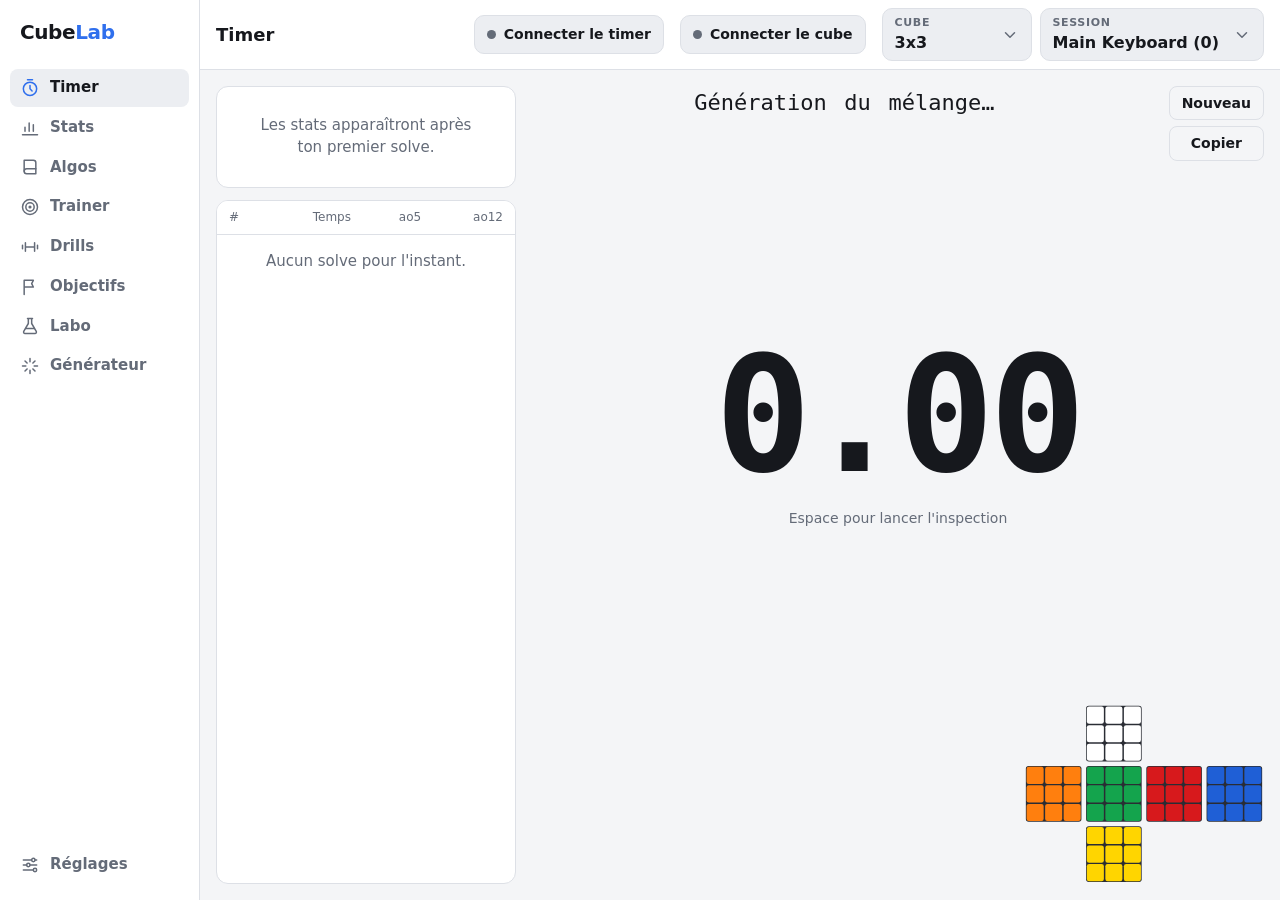
<file: index.html>
<!doctype html>
<html lang="fr">
<head>
<meta charset="utf-8">
<meta name="viewport" content="width=device-width, initial-scale=1">
<title>CubeLab</title>
<link rel="stylesheet" href="css/style.css?v=43">
</head>
<body>
<div class="app">
<nav class="sidebar" aria-label="Navigation">
  <div class="brand">Cube<span>Lab</span></div>
  <div class="nav-items">
    <button class="tab active" data-tab="timer" data-title="Timer" aria-current="page">
      <svg viewBox="0 0 24 24" aria-hidden="true"><circle cx="12" cy="13" r="8"/><path d="M12 9v4l2.5 2.5M9 2h6"/></svg>
      <span>Timer</span>
    </button>
    <button class="tab" data-tab="stats" data-title="Statistiques">
      <svg viewBox="0 0 24 24" aria-hidden="true"><path d="M3 20h18M6 16v-5M11 16V6M16 16v-8"/></svg>
      <span>Stats</span>
    </button>
    <button class="tab" data-tab="algos" data-title="Algos">
      <svg viewBox="0 0 24 24" aria-hidden="true"><path d="M5 4h11a3 3 0 0 1 3 3v13H8a3 3 0 0 1-3-3z"/><path d="M5 17a3 3 0 0 1 3-3h11"/></svg>
      <span>Algos</span>
    </button>
    <button class="tab" data-tab="trainer" data-title="Trainer">
      <svg viewBox="0 0 24 24" aria-hidden="true"><circle cx="12" cy="12" r="9"/><circle cx="12" cy="12" r="5"/><circle cx="12" cy="12" r="1"/></svg>
      <span>Trainer</span>
    </button>
    <button class="tab" data-tab="drills" data-title="Drills">
      <svg viewBox="0 0 24 24" aria-hidden="true"><path d="M3 10v4M6.5 7v10M17.5 7v10M21 10v4M6.5 12h11"/></svg>
      <span>Drills</span>
    </button>
    <button class="tab" data-tab="goals" data-title="Objectifs">
      <svg viewBox="0 0 24 24" aria-hidden="true"><path d="M5 21V4M5 4h11l-2 4 2 4H5"/></svg>
      <span>Objectifs</span>
    </button>
    <button class="tab" data-tab="lab" data-title="Labo d'algos">
      <svg viewBox="0 0 24 24" aria-hidden="true"><path d="M9 3h6M10 3v6L4.5 18.5A1.7 1.7 0 0 0 6 21h12a1.7 1.7 0 0 0 1.5-2.5L14 9V3"/><path d="M7 15h10"/></svg>
      <span>Labo</span>
    </button>
    <button class="tab" data-tab="gen" data-title="Générateur d'algos">
      <svg viewBox="0 0 24 24" aria-hidden="true"><path d="M12 3v4M12 17v4M3 12h4M17 12h4M6 6l2.5 2.5M15.5 15.5 18 18M6 18l2.5-2.5M15.5 8.5 18 6"/></svg>
      <span data-short="Génér.">Générateur</span>
    </button>
  </div>
  <button id="settings-btn" class="tab nav-settings">
    <svg viewBox="0 0 24 24" aria-hidden="true"><path d="M4 6h10M18 6h2M4 12h4M12 12h8M4 18h12"/><circle cx="16" cy="6" r="2"/><circle cx="10" cy="12" r="2"/><circle cx="18" cy="18" r="2"/></svg>
    <span>Réglages</span>
  </button>
</nav>

<div class="main-col">
<header class="topbar">
  <h1 id="page-title">Timer</h1>
  <button type="button" id="device-btn" class="device-btn">
    <span class="device-dot"></span><span id="device-label">Connecter le timer</span>
  </button>
  <button type="button" id="cube-btn" class="device-btn">
    <span class="device-dot"></span><span id="cube-label">Connecter le cube</span>
  </button>
  <div class="selectors">
    <div id="puzzle"></div>
    <div id="session"></div>
  </div>
</header>

<main>
  <section id="view-timer" class="view active">
    <aside class="side">
      <div id="stats" class="card stats"></div>
      <div class="card solves">
        <table>
          <thead><tr><th>#</th><th>Temps</th><th>ao5</th><th>ao12</th></tr></thead>
          <tbody id="solves-body"></tbody>
        </table>
        <p id="solves-empty" class="empty">Aucun solve pour l'instant.</p>
      </div>
    </aside>

    <div class="stage">
      <div class="scramble-bar">
        <div id="scramble" class="scramble"></div>
        <div class="scramble-actions">
          <button id="new-scramble" class="btn ghost">Nouveau</button>
          <button id="copy-scramble" class="btn ghost">Copier</button>
        </div>
      </div>

      <div id="timer-zone" class="timer-zone">
        <div id="timer" class="timer">0.00</div>
        <div id="timer-hint" class="hint"></div>
        <div id="last-splits" class="splits-line"></div>
      </div>

      <div id="last-actions" class="last-actions" hidden>
        <button class="btn" data-pen="">OK</button>
        <button class="btn" data-pen="+2">+2</button>
        <button class="btn" data-pen="DNF">DNF</button>
        <button class="btn danger" data-del>Supprimer</button>
      </div>

      <div id="preview" class="preview"></div>
      <div id="smart-bar" class="smart-bar" hidden>
        <button type="button" class="btn ghost" id="smart-sync" title="À utiliser si le cube affiché ne correspond plus au vrai cube">Le cube est résolu</button>
      </div>
    </div>
  </section>

  <section id="view-lab" class="view">
    <div class="lab">
      <div class="card lab-input">
        <label for="alg-input">Algorithme</label>
        <textarea id="alg-input" rows="3" spellcheck="false" placeholder="ex : R U R' U'   ·   [R, U]   ·   [F: (R U R' U')2]   ·   r U R' U'"></textarea>
        <div class="segmented" role="radiogroup">
          <label><input type="radio" name="lab-mode" value="result" checked> Résultat de l'algo</label>
          <label><input type="radio" name="lab-mode" value="case"> Cas que l'algo résout</label>
        </div>
        <p id="lab-error" class="error" hidden></p>
      </div>
      <div class="lab-grid">
        <div id="lab-net" class="card lab-net"></div>
        <div class="card lab-info">
          <div id="lab-info"></div>
          <div class="row-btns lab-actions">
            <button id="lab-solve" class="btn">Résoudre ce cube</button>
            <button id="lab-to-gen" class="btn">Chercher des algos pour ce cas</button>
          </div>
          <div id="lab-solution" class="lab-solution" hidden></div>
        </div>
      </div>
    </div>
  </section>

  <section id="view-gen" class="view">
    <div class="lab">
      <div class="card lab-input">
        <label for="gen-input">Cas à résoudre</label>
        <textarea id="gen-input" rows="2" spellcheck="false" placeholder="Colle un algo connu pour ce cas (ex : T-perm) ou un setup qui le crée"></textarea>
        <div class="segmented" role="radiogroup">
          <label><input type="radio" name="gen-mode" value="alg" checked> C'est un algo qui résout le cas</label>
          <label><input type="radio" name="gen-mode" value="setup"> C'est un setup qui crée le cas</label>
        </div>
        <div class="gen-options">
          <label class="stack">Ce qui doit être résolu
            <select id="gen-mask">
              <option value="full">Cube entier (PLL, ZBLL, 1LLL…)</option>
              <option value="oll">Orientation de la dernière couche (OLL)</option>
              <option value="f2l">Deux premières couches (F2L)</option>
            </select>
          </label>
          <fieldset class="gen-moves">
            <legend>Mouvements autorisés</legend>
            <div id="gen-bases" class="chips"></div>
          </fieldset>
          <label class="stack">Longueur max
            <input type="number" id="gen-max" min="1" max="20" value="14">
          </label>
          <div class="stack gen-auf">
            <label><input type="checkbox" id="gen-preauf" checked> AUF avant (gratuit)</label>
            <label><input type="checkbox" id="gen-postauf" checked> AUF après (gratuit)</label>
          </div>
        </div>
        <div class="row-btns">
          <button id="gen-run" class="btn primary">Générer</button>
          <button id="gen-stop" class="btn" disabled>Arrêter</button>
          <span id="gen-status" class="muted gen-status"></span>
        </div>
        <p id="gen-error" class="error" hidden></p>
      </div>
      <div class="gen-grid">
        <div id="gen-net" class="card lab-net"></div>
        <div class="card gen-results">
          <div class="gen-results-head">
            <strong id="gen-count">Résultats</strong>
            <label class="muted">Trier par
              <select id="gen-sort">
                <option value="len">Longueur</option>
                <option value="score">Facilité estimée</option>
              </select>
            </label>
          </div>
          <table>
            <thead><tr><th>Algo</th><th title="Mouvements (STM)">Mvts</th><th title="Half Turn Metric">HTM</th><th title="Plus bas = plus agréable (estimation : R/U faciles, B/L moins)">Facilité</th><th></th></tr></thead>
            <tbody id="gen-body"></tbody>
          </table>
          <p id="gen-empty" class="empty">Lance une génération pour voir les algos.</p>
        </div>
      </div>
    </div>
  </section>

  <section id="view-stats" class="view">
    <div class="stats-page">
      <div id="sv-tabs" class="seg sv-tabs" role="tablist" aria-label="Catégorie de stats">
        <button type="button" role="tab" data-cat="session">Session</button>
        <button type="button" role="tab" data-cat="sessions">Sessions</button>
        <button type="button" role="tab" data-cat="algos">Algos</button>
      </div>
      <div id="stats-view"></div>
    </div>
  </section>
  <section id="view-algos" class="view">
    <div class="algos">
      <div class="card algos-head">
        <div id="algos-puzzle"></div>
        <div id="algos-set"></div>
        <button id="train-btn" class="btn primary train-btn">S'entraîner</button>
      </div>
      <div id="train-bar" class="card train-bar" hidden>
        <div class="train-row">
          <span class="muted">Sélection</span>
          <div class="row-btns">
            <button type="button" class="btn" id="train-all">Tout</button>
            <button type="button" class="btn" id="train-none">Aucun</button>
          </div>
        </div>
        <div class="train-row">
          <span class="muted">Par état</span>
          <div class="row-btns" id="train-status"></div>
        </div>
        <div class="train-row">
          <div id="train-scramble"></div>
          <div id="train-dist"></div>
          <div id="train-check"></div>
          <div id="train-auf"></div>
        </div>
        <div class="train-row train-f2l" hidden>
          <span class="muted">Slots</span>
          <div class="chips" id="train-slots"></div>
          <div id="train-variants"></div>
        </div>
      </div>
      <div id="algos-list" class="algos-list"></div>
      <div id="train-foot" class="card train-foot" hidden>
        <strong id="train-count"></strong>
        <button type="button" class="btn" id="train-cancel">Annuler</button>
        <button type="button" class="btn primary" id="train-start">Lancer</button>
      </div>
    </div>
  </section>
  <section id="view-drills" class="view">
    <aside class="side dr-side">
      <div class="card dr-options">
        <div id="dr-drill"></div>
        <div class="dr-opts" data-drill="bldcross">
          <div class="dr-row">
            <span class="muted">Paires à prévoir</span>
            <div id="dr-pairs" class="seg" role="tablist" aria-label="Paires à prévoir"></div>
          </div>
          <div class="dr-row">
            <span class="muted">Difficulté de la cross</span>
            <div id="dr-diff" class="seg dr-levels" role="tablist" aria-label="Difficulté de la cross"></div>
            <span id="dr-diff-title" class="muted dr-level-title"></span>
          </div>
        </div>
        <div class="dr-opts" data-drill="xsolve" hidden>
          <p class="muted dr-level-title">Regarde le cube sans le toucher, puis tourne les yeux fermés ; recommence jusqu'à ce qu'il soit résolu. Le score est le nombre de regards : moins il y en a, meilleur est ton lookahead.</p>
        </div>
        <div class="dr-opts" data-drill="slow" hidden>
          <div class="dr-row">
            <span class="muted">Métronome (mouvements / s)</span>
            <div id="dr-pace" class="seg dr-levels" role="tablist" aria-label="Métronome"></div>
            <span class="muted dr-level-title">Tourne au rythme du clic, sans t'arrêter : regarde la suite pendant que tu tournes.</span>
          </div>
        </div>
      </div>
      <div id="dr-stats" class="card dr-stats"></div>
      <div class="card solves dr-history">
        <table>
          <thead id="dr-head"></thead>
          <tbody id="dr-body"></tbody>
        </table>
        <p id="dr-empty" class="empty">Aucun essai pour l'instant.</p>
      </div>
    </aside>
    <div class="stage">
      <div class="scramble-bar">
        <div id="dr-scramble" class="scramble"></div>
        <div class="scramble-actions">
          <button type="button" id="dr-new" class="btn ghost">Nouveau</button>
        </div>
      </div>
      <div id="dr-zone" class="timer-zone">
        <div id="dr-phase" class="dr-phase"></div>
        <div id="dr-timer" class="timer">0.00</div>
        <div id="dr-hint" class="hint"></div>
        <div id="dr-result" class="dr-result" hidden></div>
      </div>
    </div>
  </section>

  <section id="view-goals" class="view">
    <div class="goals-page">
      <section class="card goals-card">
        <div class="chart-head">
          <h2>Objectifs</h2>
          <button type="button" id="goal-add-btn" class="btn primary">+ Nouvel objectif</button>
        </div>
        <form id="goal-form" class="goal-form" hidden>
          <div id="goal-metric"></div>
          <div class="goal-field" data-need="session"><span class="muted">Session</span><div id="goal-session"></div></div>
          <div class="goal-field" data-need="n"><span class="muted">Moyenne</span><div class="chips" id="goal-n"></div></div>
          <div class="goal-field" data-need="phase"><span class="muted">Étape</span><div class="chips" id="goal-phase"></div></div>
          <div class="goal-field" data-need="set"><span class="muted">Ensemble</span><div class="chips" id="goal-set"></div></div>
          <div class="goal-field" data-need="pairs"><span class="muted">Paires</span><div class="chips" id="goal-pairs"></div></div>
          <div class="goal-row">
            <label class="stack">Cible <input type="text" name="target" autocomplete="off" required></label>
            <label class="stack">Échéance <input type="date" name="deadline" required></label>
          </div>
          <label class="stack">Intitulé (facultatif) <input type="text" name="title" maxlength="60" autocomplete="off"></label>
          <p id="goal-error" class="error" hidden></p>
          <div class="row-btns">
            <button type="button" class="btn" id="goal-cancel">Annuler</button>
            <button type="submit" class="btn primary">Créer l'objectif</button>
          </div>
        </form>
        <div id="goals-list" class="goals-list"></div>
      </section>
      <section class="card cal-card">
        <div class="cal-head">
          <button type="button" id="cal-prev" class="btn ghost" aria-label="Mois précédent">‹</button>
          <h2 id="cal-title"></h2>
          <button type="button" id="cal-next" class="btn ghost" aria-label="Mois suivant">›</button>
          <button type="button" id="cal-today" class="btn ghost">Aujourd'hui</button>
        </div>
        <div id="cal-grid" class="cal-grid"></div>
        <div id="cal-day" class="cal-day"></div>
      </section>
    </div>
  </section>

  <section id="view-trainer" class="view">
    <div id="tr-empty" class="placeholder">
      <h2>Trainer</h2>
      <p>Aucun algo sélectionné. Dans l'onglet Algos, appuie sur S'entraîner et choisis les cas à travailler.</p>
      <p><button type="button" class="btn primary" id="tr-choose">Choisir des algos</button></p>
    </div>
    <aside class="side tr-side">
      <div class="card tr-info">
        <div id="tr-summary"></div>
        <div class="row-btns tr-info-btns">
          <button type="button" class="btn" id="tr-edit">Modifier</button>
          <button type="button" class="btn danger" id="tr-quit">Quitter</button>
        </div>
      </div>
      <div class="card solves tr-stats">
        <table>
          <thead><tr><th>Cas</th><th>n</th><th title="Moyenne">Moy.</th><th title="Médiane">Méd.</th><th title="Meilleur">Min</th><th title="Pire">Max</th></tr></thead>
          <tbody id="tr-stats-body"></tbody>
        </table>
      </div>
    </aside>
    <div class="stage tr-stage">
      <div class="scramble-bar">
        <div id="tr-scramble" class="scramble"></div>
        <div class="scramble-actions">
          <button type="button" id="tr-skip" class="btn ghost">Passer</button>
        </div>
      </div>
      <div id="tr-preview" class="tr-preview" hidden></div>
      <div id="tr-timer-zone" class="timer-zone">
        <div id="tr-timer" class="timer">0.00</div>
        <div id="tr-hint" class="hint"></div>
      </div>
      <div id="tr-last" class="card tr-last" hidden></div>
    </div>
  </section>
</main>
</div>
</div>

<dialog id="settings-dialog">
  <form method="dialog" class="dialog-body">
    <h2>Réglages</h2>
    <fieldset>
      <legend>Timer</legend>
      <label class="row">Mélanges
        <select name="scrambleType">
          <option value="random-state">Random-state (WCA)</option>
          <option value="random-move">25 mouvements aléatoires</option>
        </select>
      </label>
      <label class="row"><input type="checkbox" name="inspection"> Inspection WCA (15 s)</label>
      <label class="row"><input type="checkbox" name="voice"> Annonces vocales à 8 s et 12 s</label>
      <label class="row">Maintien avant départ
        <select name="holdMs">
          <option value="0">Aucun</option>
          <option value="300">0,3 s</option>
          <option value="550">0,55 s (stackmat)</option>
        </select>
      </label>
      <label class="row">Précision
        <select name="precision">
          <option value="2">Centièmes</option>
          <option value="3">Millièmes</option>
        </select>
      </label>
      <label class="row">Affichage pendant le solve
        <select name="runningDisplay">
          <option value="full">Temps complet</option>
          <option value="seconds">Secondes seulement</option>
          <option value="hidden">Masqué</option>
        </select>
      </label>
    </fieldset>
    <fieldset>
      <legend>Session</legend>
      <div class="row-btns">
        <button type="button" class="btn" id="session-new">Nouvelle</button>
        <button type="button" class="btn" id="session-rename">Modifier</button>
        <button type="button" class="btn danger" id="session-delete">Supprimer</button>
      </div>
    </fieldset>
    <fieldset>
      <legend>Données</legend>
      <div class="row-btns">
        <button type="button" class="btn" id="export-btn">Exporter (JSON)</button>
        <button type="button" class="btn" id="import-btn">Importer</button>
        <input type="file" id="import-file" accept="application/json,.json" hidden>
      </div>
    </fieldset>
    <fieldset>
      <legend>Synchronisation entre appareils</legend>
      <div id="sync-off">
        <p class="muted sync-text">Garde les mêmes données sur tous tes appareils. Elles sont rangées dans un Gist <b>privé</b> de ton compte GitHub.
          <a href="https://github.com/settings/tokens/new?scopes=gist&amp;description=CubeLab" target="_blank" rel="noopener">Créer une clé GitHub</a> (case « gist » seulement), puis colle-la ici, sur chaque appareil.</p>
        <div class="sync-row">
          <input type="password" id="sync-token" placeholder="Clé GitHub (ghp_…)" autocomplete="off" spellcheck="false">
          <button type="button" class="btn primary" id="sync-enable">Activer</button>
        </div>
      </div>
      <div id="sync-on" hidden>
        <p id="sync-status" class="muted sync-text"></p>
        <div class="row-btns">
          <button type="button" class="btn" id="sync-now">Synchroniser maintenant</button>
          <button type="button" class="btn danger" id="sync-disable">Désactiver</button>
        </div>
      </div>
    </fieldset>
    <div class="dialog-actions"><button class="btn primary" value="close">Fermer</button></div>
  </form>
</dialog>

<dialog id="session-dialog">
  <form method="dialog" class="dialog-body">
    <h2 id="session-dialog-title">Nouvelle session</h2>
    <label class="stack">Nom<input type="text" name="name" maxlength="40" autocomplete="off"></label>
    <label class="row"><input type="checkbox" name="stats"> Afficher ses stats dans l'onglet Stats</label>
    <p id="session-main-note" class="muted" hidden>Session principale : toujours comptée dans les stats.</p>
    <div class="dialog-actions row-btns">
      <button class="btn" value="cancel" formnovalidate>Annuler</button>
      <button class="btn primary" value="save">Enregistrer</button>
    </div>
  </form>
</dialog>

<dialog id="solve-dialog">
  <form method="dialog" class="dialog-body">
    <h2 id="solve-title"></h2>
    <p id="solve-date" class="muted"></p>
    <div id="solve-splits" class="splits-line left"></div>
    <p id="solve-scramble" class="scramble small"></p>
    <div class="row-btns">
      <button type="button" class="btn" data-pen="">OK</button>
      <button type="button" class="btn" data-pen="+2">+2</button>
      <button type="button" class="btn" data-pen="DNF">DNF</button>
      <button type="button" class="btn danger" data-del>Supprimer</button>
    </div>
    <label class="stack">Commentaire<textarea id="solve-comment" rows="2"></textarea></label>
    <div class="dialog-actions"><button class="btn primary" value="close">Fermer</button></div>
  </form>
</dialog>

<script type="module" src="js/app.js?v=43"></script>
</body>
</html>
</file>
<file: css/style.css>
:root {
  --bg: #f4f5f7;
  --surface: #ffffff;
  --surface-2: #eceef2;
  --text: #16181d;
  --muted: #646b78;
  --border: #dde0e6;
  --accent: #2f6fed;
  --accent-text: #ffffff;
  --hold: #d93025;
  --ready: #188038;
  --inspect: #e37400;
  --danger: #c5221f;
  --net-bg: #2a2d34;
  --mono: ui-monospace, "SF Mono", "Cascadia Mono", Consolas, monospace;
  color-scheme: light;
}
@media (prefers-color-scheme: dark) {
  :root:not([data-theme="light"]) {
    --bg: #111317;
    --surface: #1a1d23;
    --surface-2: #242830;
    --text: #e8eaee;
    --muted: #9aa1ad;
    --border: #2e333c;
    --accent: #6c9bff;
    --accent-text: #0b1020;
    --hold: #ff6b5e;
    --ready: #4cd27a;
    --inspect: #ffa53d;
    --danger: #ff6b5e;
    --net-bg: #0b0c0f;
    color-scheme: dark;
  }
}
:root[data-theme="dark"] {
  --bg: #111317; --surface: #1a1d23; --surface-2: #242830; --text: #e8eaee; --muted: #9aa1ad;
  --border: #2e333c; --accent: #6c9bff; --accent-text: #0b1020; --hold: #ff6b5e; --ready: #4cd27a;
  --inspect: #ffa53d; --danger: #ff6b5e; --net-bg: #0b0c0f; color-scheme: dark;
}

* { box-sizing: border-box; }
html, body { height: 100%; }
body {
  margin: 0;
  background: var(--bg);
  color: var(--text);
  font: 15px/1.45 system-ui, -apple-system, "Segoe UI", Roboto, sans-serif;
}

/* ---------- Structure : barre latérale + colonne principale ---------- */
.app { display: flex; height: 100%; }
.main-col { flex: 1; min-width: 0; display: flex; flex-direction: column; }

.sidebar {
  width: 200px; flex-shrink: 0; display: flex; flex-direction: column; gap: 4px;
  padding: 16px 10px; background: var(--surface); border-right: 1px solid var(--border);
}
.brand { font-weight: 700; font-size: 20px; letter-spacing: -0.02em; padding: 2px 10px 18px; }
.brand span { color: var(--accent); }
.nav-items { display: flex; flex-direction: column; gap: 2px; }
.tab {
  display: flex; align-items: center; gap: 10px; width: 100%;
  border: 0; background: none; color: var(--muted); font: inherit; font-weight: 600; text-align: left;
  padding: 8px 10px; border-radius: 8px; cursor: pointer;
}
.tab svg {
  width: 20px; height: 20px; flex-shrink: 0;
  fill: none; stroke: currentColor; stroke-width: 1.8; stroke-linecap: round; stroke-linejoin: round;
}
.tab:hover { color: var(--text); background: var(--surface-2); }
.tab.active { background: var(--surface-2); color: var(--text); }
.tab.active svg { stroke: var(--accent); }
.tab .soon {
  margin-left: auto; font-style: normal; font-size: 11px; font-weight: 500;
  color: var(--muted); border: 1px solid var(--border); border-radius: 999px; padding: 0 6px;
}
.nav-settings { margin-top: auto; }

.topbar {
  display: flex; align-items: center; gap: 16px; flex-wrap: wrap;
  padding: 8px 16px; min-height: 56px; border-bottom: 1px solid var(--border); background: var(--surface);
}
.topbar h1 { margin: 0; font-size: 18px; font-weight: 700; }
.device-btn {
  margin-left: auto; display: inline-flex; align-items: center; gap: 8px; cursor: pointer;
  font: inherit; font-size: 14px; font-weight: 600; color: var(--text);
  background: var(--surface-2); border: 1px solid var(--border); border-radius: 10px; padding: 8px 12px;
}
.device-btn[hidden], .device-btn .short { display: none; }
.device-btn:hover { border-color: var(--muted); }
.device-dot { width: 9px; height: 9px; border-radius: 50%; background: var(--muted); }
.device-btn[data-status="connected"] .device-dot { background: var(--ready); }
.device-btn[data-status="connecting"] .device-dot { background: var(--inspect); }
.device-btn + .device-btn { margin-left: 0; }
.device-btn:not([hidden]) ~ .selectors { margin-left: 0; }
.smart-bar { align-self: flex-end; width: 240px; display: flex; flex-direction: column; align-items: center; gap: 6px; text-align: center; font-size: 14px; color: var(--muted); }
.smart-bar[hidden] { display: none; }
.smart-bar .btn { font-size: 13px; padding: 3px 10px; }
.preview.live { outline: 2px solid var(--ready); outline-offset: 6px; border-radius: 6px; }
body.solving .smart-bar { visibility: hidden; }
.selectors { margin-left: auto; display: flex; gap: 8px; align-items: center; }
.selectors[hidden] { display: none; }
.selectors .picker-list { left: auto; right: 0; }
.picker-value { white-space: nowrap; overflow: hidden; text-overflow: ellipsis; }
.picker-list li { white-space: nowrap; }

.placeholder { margin: auto; max-width: 420px; padding: 32px 16px; text-align: center; color: var(--muted); }
.placeholder h2 { color: var(--text); margin: 0 0 8px; font-size: 22px; }
.placeholder p { margin: 0; }
select, textarea, input[type="text"] {
  font: inherit; color: var(--text); background: var(--surface-2);
  border: 1px solid var(--border); border-radius: 8px; padding: 6px 8px;
}

.btn {
  font: inherit; font-size: 14px; font-weight: 600; cursor: pointer;
  border: 1px solid var(--border); background: var(--surface); color: var(--text);
  padding: 6px 12px; border-radius: 8px;
}
.btn:hover { background: var(--surface-2); }
.btn.ghost { background: transparent; }
.btn.primary { background: var(--accent); color: var(--accent-text); border-color: transparent; }
.btn.danger { color: var(--danger); }

main { flex: 1; min-height: 0; }
.view { display: none; height: 100%; }
.view.active { display: flex; }
.card { background: var(--surface); border: 1px solid var(--border); border-radius: 12px; }

/* ---------- Vue timer ---------- */
#view-timer { gap: 16px; padding: 16px; }
.side { width: 300px; flex-shrink: 0; display: flex; flex-direction: column; gap: 12px; min-height: 0; }
.stats { padding: 12px 14px; }
/* Onglets Timer / Smart au-dessus des stats */
.seg { display: flex; gap: 4px; padding: 4px; background: var(--surface-2); border: 1px solid var(--border); border-radius: 10px; }
.seg button {
  flex: 1; font: inherit; font-size: 14px; font-weight: 600; color: var(--muted); cursor: pointer;
  background: none; border: 0; border-radius: 7px; padding: 6px 10px;
}
.seg button:hover { color: var(--text); }
.seg button.on { background: var(--surface); color: var(--text); box-shadow: 0 1px 3px rgb(0 0 0 / 0.12); }
.stats table { width: 100%; border-collapse: collapse; font-variant-numeric: tabular-nums; }
.stats th { text-align: left; font-weight: 500; color: var(--muted); font-size: 12px; padding-bottom: 4px; }
.stats td { padding: 2px 0; }
.stats td:not(:first-child), .stats th:not(:first-child) { text-align: right; }
.stats .meta { margin-top: 8px; color: var(--muted); font-size: 13px; display: flex; justify-content: space-between; }
.solves { flex: 1; overflow: auto; min-height: 120px; }
.solves table { width: 100%; border-collapse: collapse; font-variant-numeric: tabular-nums; font-size: 14px; }
.solves th {
  position: sticky; top: 0; background: var(--surface); text-align: right;
  font-weight: 500; color: var(--muted); font-size: 12px; padding: 8px 12px; border-bottom: 1px solid var(--border);
}
.solves td { text-align: right; padding: 4px 12px; }
.solves th:first-child, .solves td:first-child { text-align: left; color: var(--muted); }
.solves tbody tr { cursor: pointer; }
.solves tbody tr:hover { background: var(--surface-2); }
.solves td.best { color: var(--ready); font-weight: 600; }
.empty { color: var(--muted); text-align: center; padding: 16px; margin: 0; }

.stage { flex: 1; min-width: 0; display: flex; flex-direction: column; gap: 12px; }
.scramble-bar { display: flex; gap: 12px; align-items: flex-start; }
.scramble {
  flex: 1; font-family: var(--mono); font-size: 22px; line-height: 1.5;
  text-align: center; word-spacing: 0.2em; overflow-wrap: anywhere;
}
.scramble.small { font-size: 15px; text-align: left; }
/* Suivi du mélange au cube connecté */
.scr-move.done { color: var(--muted); opacity: 0.45; }
.scr-move.cur { color: var(--accent); text-decoration: underline; text-underline-offset: 6px; text-decoration-thickness: 3px; }
.scr-move.cur.half { color: var(--inspect); }
.scr-move.cur.wrong { color: var(--danger); }
.scr-note { font-family: system-ui, -apple-system, "Segoe UI", Roboto, sans-serif; font-size: 16px; word-spacing: normal; margin-top: 6px; }
.scr-note b { font-family: var(--mono); font-size: 20px; }
.scr-note.wrong { color: var(--danger); }
.scr-note.half { color: var(--inspect); }
.scramble-actions { display: flex; flex-direction: column; gap: 6px; }

.timer-zone {
  flex: 1; display: flex; flex-direction: column; align-items: center; justify-content: center;
  user-select: none; -webkit-user-select: none; touch-action: none; min-height: 200px;
}
.timer {
  font-family: var(--mono); font-variant-numeric: tabular-nums; font-weight: 600;
  font-size: clamp(64px, 14vw, 160px); line-height: 1; letter-spacing: -0.03em;
}
.timer.hold { color: var(--hold); }
.timer.ready { color: var(--ready); }
.timer.inspect { color: var(--inspect); }
.hint { color: var(--muted); margin-top: 12px; font-size: 14px; min-height: 1.4em; text-align: center; }
.last-actions { display: flex; justify-content: center; gap: 8px; }
.last-actions[hidden] { display: none; }
.preview { align-self: flex-end; width: 240px; }
.net { width: 100%; height: auto; display: block; }
.net-face { fill: var(--net-bg); }

/* Mode focus pendant le solve */
body.solving .topbar, body.solving .sidebar, body.solving .side, body.solving .scramble-actions,
body.solving .preview, body.solving .last-actions { visibility: hidden; }
body.inspecting .side, body.inspecting .last-actions { visibility: hidden; }

/* ---------- Labo ---------- */
#view-lab, #view-gen { padding: 16px; overflow: auto; }
.lab { width: 100%; max-width: 1000px; margin: 0 auto; display: flex; flex-direction: column; gap: 12px; }
.lab-input { padding: 14px; display: flex; flex-direction: column; gap: 10px; }
.lab-input label[for] { font-weight: 600; }
.lab-input textarea { font-family: var(--mono); font-size: 18px; resize: vertical; width: 100%; }
.segmented { display: flex; gap: 16px; flex-wrap: wrap; color: var(--muted); font-size: 14px; }
.segmented label { display: flex; gap: 6px; align-items: center; cursor: pointer; }
.error { color: var(--danger); margin: 0; }
.lab-grid { display: grid; grid-template-columns: minmax(0, 1fr) minmax(0, 1fr); gap: 12px; }
.lab-net { padding: 16px; }
.lab-info { padding: 14px 16px; }
.lab-info dl { margin: 0; display: grid; grid-template-columns: max-content 1fr; gap: 6px 16px; }
.lab-info dt { color: var(--muted); }
.lab-info dd { margin: 0; font-family: var(--mono); overflow-wrap: anywhere; }
.lab-info .yes { color: var(--ready); font-weight: 600; }
.lab-info .copy { font-family: inherit; margin-left: 6px; padding: 0 6px; font-size: 12px; }

.lab-actions { margin-top: 14px; }
.lab-solution { margin-top: 10px; overflow-wrap: anywhere; }
.lab-solution code { font-family: var(--mono); font-size: 15px; }

/* ---------- Générateur ---------- */
.gen-options { display: flex; flex-wrap: wrap; gap: 12px 20px; align-items: flex-end; }
.gen-options .stack { font-size: 14px; color: var(--muted); }
.gen-options select, .gen-options input[type="number"] { color: var(--text); }
.gen-options input[type="number"] { width: 90px; font: inherit; background: var(--surface-2); border: 1px solid var(--border); border-radius: 8px; padding: 6px 8px; }
.gen-auf { gap: 4px; }
.gen-auf label { display: flex; gap: 6px; align-items: center; color: var(--text); }
.gen-moves { flex-direction: row; padding: 6px 10px 10px; }
.chips { display: flex; flex-wrap: wrap; gap: 6px; }
.chip { position: relative; }
.chip input { position: absolute; opacity: 0; pointer-events: none; }
.chip span {
  display: inline-block; min-width: 36px; text-align: center; font-family: var(--mono); font-weight: 600;
  padding: 4px 8px; border-radius: 8px; border: 1px solid var(--border); cursor: pointer; color: var(--muted);
}
.chip input:checked + span { background: var(--accent); color: var(--accent-text); border-color: transparent; }
.chip input:focus-visible + span { outline: 2px solid var(--accent); outline-offset: 2px; }
.gen-status { font-size: 14px; align-self: center; font-variant-numeric: tabular-nums; }
.btn:disabled { opacity: 0.5; cursor: default; }
.gen-grid { display: grid; grid-template-columns: minmax(0, 320px) minmax(0, 1fr); gap: 12px; align-items: start; }
.gen-results { padding: 0; overflow: auto; max-height: 70vh; }
.gen-results-head { display: flex; justify-content: space-between; align-items: center; gap: 12px; padding: 10px 14px; border-bottom: 1px solid var(--border); flex-wrap: wrap; }
.gen-results-head select { margin-left: 6px; }
.gen-results table { width: 100%; border-collapse: collapse; font-variant-numeric: tabular-nums; font-size: 14px; }
.gen-results th { text-align: right; font-weight: 500; color: var(--muted); font-size: 12px; padding: 8px 10px; position: sticky; top: 0; background: var(--surface); }
.gen-results td { text-align: right; padding: 5px 10px; border-top: 1px solid var(--border); }
.gen-results th:first-child, .gen-results td.alg { text-align: left; }
.gen-results td.alg { font-family: var(--mono); font-size: 15px; overflow-wrap: anywhere; }
.gen-results td.actions { white-space: nowrap; }

/* ---------- Algos ---------- */
#view-algos { padding: 16px; overflow: auto; }
.algos { width: 100%; max-width: 1000px; margin: 0 auto; display: flex; flex-direction: column; gap: 12px; }
.algos-head { padding: 12px 14px; display: flex; align-items: center; gap: 10px; flex-wrap: wrap; }
.algos-list { display: flex; flex-direction: column; gap: 12px; }
.subset { padding: 12px 14px 14px; }
.subset h2 { margin: 0 0 10px; font-size: 16px; display: flex; gap: 8px; align-items: baseline; }
.subset h2 .muted { font-size: 13px; font-weight: 500; }
.case-grid { display: grid; grid-template-columns: repeat(auto-fill, minmax(104px, 1fr)); gap: 10px; }
.case {
  margin: 0; padding: 8px; border-radius: 10px; background: var(--surface-2); border: 2px solid transparent;
  display: flex; flex-direction: column; align-items: center; gap: 6px; font: inherit; color: var(--text); cursor: pointer;
}
.case:hover { border-color: var(--border); }
.case.open { border-color: var(--accent); }
.case .ll { width: 100%; max-width: 110px; height: auto; display: block; }
.ll .white-sticker { stroke: #8a909c; stroke-width: 0.05; }
.case-name { font-size: 13px; font-weight: 600; font-variant-numeric: tabular-nums; display: flex; align-items: center; gap: 5px; }
/* Pastille d'état : orange = en apprentissage, vert = appris. */
.case.learning .case-name::before, .case.learned .case-name::before { content: ""; width: 8px; height: 8px; border-radius: 50%; }
.case.learning .case-name::before { background: var(--inspect); }
.case.learned .case-name::before { background: var(--ready); }

.ll-arrows line { stroke: #16181d; stroke-width: 0.09; stroke-linecap: round; }
.ll-arrows polygon { fill: #16181d; }

.case-panel {
  grid-column: 1 / -1; display: flex; gap: 16px; padding: 14px; border-radius: 10px;
  border: 2px solid var(--accent); background: var(--surface); scroll-margin: 16px;
}
.case-panel-img { width: 130px; flex-shrink: 0; }
.case-panel-img .ll { width: 100%; height: auto; display: block; }
.case-panel-body { flex: 1; min-width: 0; display: flex; flex-direction: column; gap: 10px; }
.case-panel-head { display: flex; justify-content: space-between; align-items: center; gap: 8px; }
.case-panel-head h3 { margin: 0; font-size: 18px; }
.alg-fields { display: flex; flex-direction: column; gap: 8px; }
.alg-fields.cols { display: grid; grid-template-columns: repeat(4, minmax(0, 1fr)); gap: 10px; }
.alg-field { display: flex; flex-direction: column; gap: 6px; min-width: 0; }
.alg-field > label { font-weight: 600; font-size: 14px; }
.alg-fields.cols .case-alg { font-size: 14px; }
.alg-fields.cols .case-alg-text { font-size: 14px; }
.alg-fields.cols .case-check { font-size: 12px; }
/* Variantes F2L avec slots libres */
.variants { display: flex; flex-direction: column; gap: 6px; padding-top: 8px; border-top: 1px solid var(--border); }
.variants-title { font-size: 14px; }
.variant { display: flex; align-items: center; gap: 10px; flex-wrap: wrap; font-size: 14px; }
.variant code { font-family: var(--mono); flex: 1; min-width: 160px; }
.variant .btn { font-size: 13px; padding: 2px 8px; }
.variant-tag { font-size: 12px; font-weight: 600; padding: 2px 8px; border-radius: 999px; background: var(--surface-2); border: 1px solid var(--border); }
.variant-add summary { cursor: pointer; color: var(--accent); font-weight: 600; font-size: 14px; width: fit-content; }
.variant-form { display: flex; flex-direction: column; gap: 8px; margin-top: 8px; padding: 10px; border-radius: 10px; background: var(--surface-2); }
.variant-row { display: flex; align-items: center; gap: 10px; flex-wrap: wrap; font-size: 14px; }
.variant-row > .muted { min-width: 90px; }
.variant-form .chip span { font-family: inherit; }
.chip input:disabled + span { opacity: 0.35; cursor: default; }
.variant-alg { font-family: var(--mono); font-size: 15px; width: 100%; }
.variant-check { margin: 0; font-size: 13px; }
.variant-check.ok { color: var(--ready); font-weight: 600; }
.variant-check.error { color: var(--danger); }
.variant-form .btn { align-self: flex-start; }
.case-alg[hidden], .case-alg-locked[hidden] { display: none; }
/* Algo verrouillé : un appui long (1 s) remplit la barre puis déverrouille. */
.case-alg-locked {
  position: relative; overflow: hidden; display: flex; flex-direction: column; gap: 2px;
  padding: 8px 10px; border-radius: 8px; border: 1px solid var(--border); background: var(--surface-2);
  cursor: pointer; user-select: none; -webkit-user-select: none; -webkit-touch-callout: none; touch-action: manipulation;
}
.case-alg-locked::before {
  content: ""; position: absolute; inset: 0; background: var(--accent); opacity: 0.18;
  transform: scaleX(0); transform-origin: left;
}
.case-alg-locked.pressing::before { transform: scaleX(1); transition: transform 1s linear; }
.case-alg-locked:focus-visible { outline: 2px solid var(--accent); outline-offset: 2px; }
.case-alg-text { position: relative; font-family: var(--mono); font-size: 16px; overflow-wrap: anywhere; }
.case-alg { font-family: var(--mono); font-size: 16px; font-weight: 400; resize: vertical; width: 100%; }
.case-check { margin: 0; font-size: 14px; overflow-wrap: anywhere; }
.case-times { display: flex; align-items: center; gap: 10px; flex-wrap: wrap; font-size: 14px; }
.case-times > div { flex: 1; min-width: 200px; display: flex; flex-direction: column; gap: 2px; }
.case-times p { margin: 0; }
.case-times .btn { font-size: 13px; padding: 3px 10px; }
.case-check code { font-family: var(--mono); color: var(--text); }
.case-check.ok { color: var(--ready); font-weight: 600; }
.case-check.error { color: var(--danger); }
.status-pick { display: flex; flex-wrap: wrap; gap: 6px; }
.status-pick .chip span { font-family: inherit; padding: 6px 12px; }
.status-pick .status-learning input:checked + span { background: var(--inspect); }
.status-pick .status-learned input:checked + span { background: var(--ready); }

/* Menu déroulant maison */
.picker { position: relative; }
.picker-btn {
  display: grid; grid-template-columns: 1fr auto; grid-template-areas: "label chevron" "value chevron";
  align-items: center; column-gap: 14px; min-width: 150px; text-align: left; cursor: pointer;
  font: inherit; color: var(--text); background: var(--surface-2); border: 1px solid var(--border);
  border-radius: 10px; padding: 6px 12px;
}
.picker-btn:hover { border-color: var(--muted); }
.picker-btn:focus-visible { outline: 2px solid var(--accent); outline-offset: 2px; }
.picker-label { grid-area: label; font-size: 11px; font-weight: 600; text-transform: uppercase; letter-spacing: 0.06em; color: var(--muted); }
.picker-value { grid-area: value; font-weight: 700; font-size: 16px; }
.picker-chevron { grid-area: chevron; width: 18px; height: 18px; fill: none; stroke: var(--muted); stroke-width: 2; stroke-linecap: round; stroke-linejoin: round; transition: transform 0.15s; }
.picker-btn[aria-expanded="true"] .picker-chevron { transform: rotate(180deg); }
.picker-list {
  position: absolute; z-index: 20; top: calc(100% + 6px); left: 0; min-width: 100%;
  margin: 0; padding: 4px; list-style: none; background: var(--surface); border: 1px solid var(--border);
  border-radius: 10px; box-shadow: 0 8px 24px rgb(0 0 0 / 0.18);
}
.picker-list[hidden] { display: none; }
.picker-list li {
  display: flex; justify-content: space-between; align-items: center; gap: 16px;
  padding: 8px 10px; border-radius: 7px; cursor: pointer; font-weight: 600;
}
.picker-list li:hover, .picker-list li.active { background: var(--surface-2); }
.picker-list li[aria-selected="true"] { color: var(--accent); }
.picker-list li[aria-selected="true"]::after { content: "✓"; }

/* Mode Train : sélection des cas */
.train-btn { margin-left: auto; align-self: stretch; padding: 0 22px; font-size: 15px; }
.train-btn[hidden] { display: none; }
.train-bar { padding: 12px 14px; display: flex; flex-direction: column; gap: 10px; }
.train-bar[hidden], .train-foot[hidden], .train-f2l[hidden] { display: none; }
.train-f2l .chip span { font-family: inherit; }
.train-row { display: flex; align-items: center; gap: 10px; flex-wrap: wrap; }
.train-row > .muted { min-width: 70px; font-size: 14px; }
/* Pied de page collant : compteur + Annuler/Lancer toujours visibles pendant la sélection. */
.train-foot {
  position: sticky; bottom: 0; z-index: 10; display: flex; align-items: center; gap: 10px;
  padding: 10px 14px; box-shadow: 0 -6px 18px rgb(0 0 0 / 0.12);
}
.train-foot strong { margin-right: auto; font-size: 14px; }
.train-foot .btn { white-space: nowrap; }
.status-btn .muted { font-weight: 500; }
.status-btn.on { border-color: var(--accent); color: var(--accent); }
.status-btn.status-learning.on { border-color: var(--inspect); color: var(--inspect); }
.status-btn.status-learned.on { border-color: var(--ready); color: var(--ready); }
.selecting .subset h2 { cursor: pointer; }
.selecting .subset h2:hover { color: var(--accent); }
.selecting .case { opacity: 0.55; }
.selecting .case.selected { opacity: 1; border-color: var(--accent); background: color-mix(in srgb, var(--accent) 14%, var(--surface-2)); }

/* ---------- Trainer ---------- */
#view-trainer, #view-drills { gap: 16px; padding: 16px; }
/* Drills */
.dr-options { padding: 12px 14px; display: flex; flex-direction: column; gap: 10px; }
.dr-options .picker-btn { width: 100%; }
.dr-row { display: flex; flex-direction: column; gap: 6px; font-size: 14px; }
.dr-levels button { padding: 6px 4px; font-size: 13px; white-space: nowrap; }
.dr-level-title { font-size: 12px; }
.dr-stats { padding: 12px 14px; }
.dr-stats table { width: 100%; border-collapse: collapse; font-size: 14px; font-variant-numeric: tabular-nums; }
.dr-stats th { text-align: right; font-weight: 500; color: var(--muted); font-size: 12px; padding-bottom: 4px; }
.dr-stats td { text-align: right; padding: 3px 0; }
.dr-stats th:first-child, .dr-stats td:first-child { text-align: left; }
.dr-stats tr.current td { font-weight: 700; }
.dr-note { font-size: 12px; margin-top: 6px; }
.dr-history td:last-child { white-space: nowrap; }
.dr-history th, .dr-history td { padding-left: 6px; padding-right: 6px; }
.dr-history .yes, .dr-result .yes { color: var(--ready); font-weight: 700; }
.dr-history .no, .dr-result .no { color: var(--danger); font-weight: 700; }
.dr-fail { color: var(--muted); text-decoration: line-through; }
.dr-del { padding: 0 6px; font-size: 14px; line-height: 1.2; }
.dr-phase { font-size: 15px; font-weight: 700; color: var(--muted); min-height: 1.4em; margin-bottom: 6px; }
.dr-result { display: flex; align-items: center; gap: 10px; margin-top: 14px; flex-wrap: wrap; justify-content: center; }
.dr-result[hidden] { display: none; }
.ok-btn { color: var(--ready); }
.dr-opts { display: flex; flex-direction: column; gap: 10px; }
.dr-opts[hidden] { display: none; }
.slow-result { display: flex; flex-direction: column; align-items: center; gap: 8px; font-size: 15px; font-variant-numeric: tabular-nums; }
.gaps { width: min(320px, 100%); height: auto; display: block; }
.gaps .gap { fill: var(--series-1); }
.gaps .gap-pause { fill: var(--series-2); }
.gaps .gap-limit { stroke: var(--muted); stroke-width: 1; stroke-dasharray: 0; opacity: 0.6; }
.gaps-legend { font-size: 12px; }
.x-kpis { grid-template-columns: repeat(3, minmax(0, 1fr)); }
.x-kpis .kpi-label { font-size: 11px; }
body.solving .dr-phase { visibility: visible; }
#view-trainer.empty > :not(#tr-empty), #view-trainer:not(.empty) > #tr-empty { display: none; }
.tr-info { padding: 12px 14px; display: flex; flex-direction: column; gap: 10px; }
.tr-info-btns .btn { flex: 1; }
#tr-summary { display: flex; flex-direction: column; gap: 2px; font-size: 14px; }
.tr-stats th, .tr-stats td { padding-left: 6px; padding-right: 8px; }
.tr-last { display: flex; align-items: center; gap: 14px; padding: 10px 14px; }
.tr-last[hidden] { display: none; }
.tr-last-img { width: 72px; flex-shrink: 0; }
.tr-last-img .ll { width: 100%; height: auto; display: block; }
.tr-last-body { flex: 1; min-width: 0; display: flex; flex-direction: column; gap: 4px; }
.tr-last-body code { font-family: var(--mono); font-size: 14px; color: var(--muted); overflow-wrap: anywhere; }
body.solving .tr-last, body.solving #tr-skip { visibility: hidden; }
.tr-preview { display: flex; flex-direction: column; align-items: center; gap: 6px; }
.tr-preview[hidden] { display: none; }
.tr-preview .ll { width: 120px; height: auto; display: block; }
.tr-preview strong { font-size: 15px; }

/* ---------- Stats ---------- */
/* Couleurs des séries (validées daltonisme et contraste, clair et sombre) */
:root { --series-1: #2a78d6; --series-2: #eb6834; --series-3: #1baf7a; --series-4: #eda100; }
@media (prefers-color-scheme: dark) { :root:not([data-theme="light"]) { --series-1: #3987e5; --series-2: #d95926; --series-3: #199e70; --series-4: #c98500; } }
:root[data-theme="dark"] { --series-1: #3987e5; --series-2: #d95926; --series-3: #199e70; --series-4: #c98500; }
/* Étapes CFOP : croix, F2L, OLL, PLL */
.ph0 { background: var(--series-1); }
.ph1 { background: var(--series-2); }
.ph2 { background: var(--series-3); }
.ph3 { background: var(--series-4); }
.split-bar { display: flex; gap: 2px; height: 14px; border-radius: 4px; overflow: hidden; margin: 4px 0 8px; }
.split-bar i { display: block; min-width: 2px; }
.splits .legend { margin-bottom: 6px; flex-wrap: wrap; }
.splits-line { display: flex; flex-wrap: wrap; justify-content: center; gap: 6px 16px; margin-top: 10px; font-size: 14px; color: var(--muted); font-variant-numeric: tabular-nums; }
.splits-line:empty { display: none; }
.splits-line.left { justify-content: flex-start; margin-top: 0; }
.splits-line span { display: inline-flex; align-items: center; gap: 6px; }
.splits-line b { color: var(--text); font-weight: 600; }
.splits-line small { font-size: 12px; }
body.solving .splits-line { visibility: hidden; }

#view-stats { padding: 16px; overflow: auto; }
.stats-page { width: 100%; max-width: 1000px; margin: 0 auto; display: flex; flex-direction: column; gap: 12px; }
.sv-tabs { align-self: flex-start; min-width: 330px; }
#stats-view { display: flex; flex-direction: column; gap: 12px; }
.kpis { display: grid; grid-template-columns: repeat(auto-fill, minmax(150px, 1fr)); gap: 10px; }
.kpi { padding: 12px 14px; display: flex; flex-direction: column; gap: 2px; }
.kpi-label { font-size: 13px; color: var(--muted); }
.kpi-value { font-size: 26px; font-weight: 700; font-variant-numeric: tabular-nums; letter-spacing: -0.02em; }
.kpi-sub { font-size: 12px; color: var(--muted); }
.chart-card { padding: 12px 14px 10px; min-width: 0; }
.chart-head { display: flex; justify-content: space-between; align-items: center; gap: 12px; flex-wrap: wrap; margin-bottom: 6px; }
.chart-head h2 { margin: 0; font-size: 16px; }
.legend { display: flex; gap: 14px; font-size: 13px; color: var(--muted); }
.legend span, .tip span { display: inline-flex; align-items: center; gap: 6px; }
.key { display: inline-block; flex-shrink: 0; }
.key.dot { width: 8px; height: 8px; border-radius: 50%; background: var(--muted); opacity: 0.6; }
.key.line { width: 14px; height: 2px; border-radius: 1px; }
.key.s1 { background: var(--series-1); }
.key.s2 { background: var(--series-2); }
.chart { position: relative; width: 100%; }
.chart svg { display: block; max-width: 100%; height: auto; overflow: visible; }
.chart .grid { stroke: var(--border); stroke-width: 1; }
.chart .axis { stroke: var(--muted); stroke-width: 1; opacity: 0.6; }
.chart .tick { fill: var(--muted); font-size: 11px; font-variant-numeric: tabular-nums; }
.chart .pt { fill: var(--muted); opacity: 0.45; }
.chart .pt.out { opacity: 0.25; }
.chart .ln { fill: none; stroke-width: 2; stroke-linejoin: round; stroke-linecap: round; }
.chart .ln.s1 { stroke: var(--series-1); }
.chart .ln.s2 { stroke: var(--series-2); }
.chart .bar { fill: var(--series-1); }
.chart .cross { stroke: var(--muted); stroke-width: 1; }
.chart .hit { fill: transparent; cursor: crosshair; }
.tip {
  position: absolute; top: 4px; transform: translateX(-50%); pointer-events: none; z-index: 5;
  display: flex; flex-direction: column; gap: 2px; padding: 8px 10px; font-size: 13px; white-space: nowrap;
  background: var(--surface); border: 1px solid var(--border); border-radius: 8px; box-shadow: 0 6px 18px rgb(0 0 0 / 0.15);
  font-variant-numeric: tabular-nums;
}
.tip[hidden] { display: none; }
.stats-grid { display: grid; grid-template-columns: minmax(0, 1fr) minmax(0, 1fr); gap: 12px; align-items: start; }
.records table { width: 100%; border-collapse: collapse; font-size: 14px; }
.records th { font-weight: 500; color: var(--muted); font-size: 12px; text-align: left; padding: 4px 6px; border-bottom: 1px solid var(--border); }
.records td { padding: 6px; border-bottom: 1px solid var(--border); }
.records tr:last-child td { border-bottom: 0; }
.records .num { text-align: right; font-variant-numeric: tabular-nums; }
.records td:first-child { font-weight: 600; }

/* Comparaison des sessions et stats des algos */
.table-scroll { overflow-x: auto; }
td.mean { white-space: nowrap; }
.sessions-table tbody tr { cursor: pointer; }
.sessions-table tbody tr:hover { background: var(--surface-2); }
.sessions-table tr.current td:first-child { color: var(--accent); }
.inline-bar { display: inline-block; width: 70px; height: 6px; border-radius: 3px; background: var(--surface-2); margin-right: 8px; vertical-align: middle; overflow: hidden; }
.inline-bar i { display: block; height: 100%; border-radius: 3px; background: var(--series-1); }
.sv-check { align-self: flex-start; min-width: 240px; }
.algo-stats { display: flex; flex-direction: column; gap: 10px; }
.algo-stats .chart-head { margin-bottom: 0; }
.status-bar { display: flex; gap: 2px; height: 10px; border-radius: 5px; overflow: hidden; }
.status-bar i { display: block; }
.st-learned { background: var(--ready); }
.st-learning { background: var(--inspect); }
.st-unknown { background: var(--border); }
.key.sq { width: 10px; height: 10px; border-radius: 3px; }
.status-legend { flex-wrap: wrap; }
.kpis.small { grid-template-columns: repeat(3, minmax(0, 1fr)); }
.kpis.small .kpi { padding: 8px 10px; background: var(--surface-2); border-radius: 10px; }
.kpis.small .kpi-value { font-size: 20px; }
.algo-table { width: 100%; border-collapse: collapse; font-size: 14px; }
.algo-table th { font-weight: 500; color: var(--muted); font-size: 12px; text-align: left; padding: 4px 6px; border-bottom: 1px solid var(--border); }
.algo-table td { padding: 4px 6px; border-bottom: 1px solid var(--border); }
.algo-table .num { text-align: right; font-variant-numeric: tabular-nums; }
.case-cell { display: inline-flex; align-items: center; gap: 8px; font-weight: 600; white-space: nowrap; }
.case-cell .ll { width: 30px; height: 30px; flex-shrink: 0; }
.st-dot { display: inline-block; width: 8px; height: 8px; border-radius: 50%; margin-right: 6px; }

/* ---------- Objectifs ---------- */
#view-goals { padding: 16px; overflow: auto; }
.goals-page { width: 100%; max-width: 1100px; margin: 0 auto; display: grid; grid-template-columns: minmax(0, 1fr) minmax(0, 1.3fr); gap: 12px; align-items: start; }
.goals-card, .cal-card { padding: 12px 14px; display: flex; flex-direction: column; gap: 10px; }
.goal-form { display: flex; flex-direction: column; gap: 10px; padding: 10px; border-radius: 10px; background: var(--surface-2); }
.goal-form[hidden], .goal-field[hidden] { display: none; }
.goal-form .picker-btn { width: 100%; background: var(--surface); }
.goal-field { display: flex; align-items: center; gap: 10px; flex-wrap: wrap; font-size: 14px; }
.goal-field > .muted { min-width: 70px; }
.goal-field .chip span { font-family: inherit; }
.goal-row { display: grid; grid-template-columns: 1fr 1fr; gap: 10px; }
.goal-form .stack { font-size: 14px; font-weight: 600; }
.goal-form input[type="text"], .goal-form input[type="date"], .plan-form input[type="text"], .plan-form input[type="date"], .goal-manual input {
  font: inherit; font-weight: 400; color: var(--text); background: var(--surface); border: 1px solid var(--border); border-radius: 8px; padding: 6px 8px;
}
.goals-list { display: flex; flex-direction: column; gap: 8px; }
.goal { padding: 10px 12px; border-radius: 10px; border: 1px solid var(--border); display: flex; flex-direction: column; gap: 6px; }
.goal.reached { border-color: var(--ready); }
.goal-top { display: flex; align-items: center; gap: 8px; }
.goal-top strong { flex: 1; }
.goal-badge { font-size: 12px; font-weight: 700; color: var(--ready); }
.goal-values { display: flex; flex-wrap: wrap; gap: 4px 14px; font-size: 14px; font-variant-numeric: tabular-nums; }
.goal-bar { height: 8px; border-radius: 4px; background: var(--surface-2); overflow: hidden; }
.goal-bar i { display: block; height: 100%; border-radius: 4px; background: var(--series-1); }
.goal.reached .goal-bar i { background: var(--ready); }
.goal-manual { font-size: 13px; display: flex; align-items: center; gap: 8px; }
.goal-manual input { width: 100px; }
.cal-head { display: flex; align-items: center; gap: 6px; }
.cal-head h2 { margin: 0; font-size: 17px; flex: 1; text-align: center; }
.cal-head h2::first-letter, .cal-day h3::first-letter { text-transform: uppercase; }
.cal-head .btn { padding: 4px 10px; }
.cal-grid { display: grid; grid-template-columns: repeat(7, minmax(0, 1fr)); gap: 4px; }
.cal-wd { text-align: center; font-size: 12px; color: var(--muted); font-weight: 600; padding-bottom: 2px; }
.cal-day-cell {
  min-height: 62px; display: flex; flex-direction: column; align-items: flex-start; gap: 2px; padding: 5px 6px; cursor: pointer;
  font: inherit; color: var(--text); text-align: left; background: var(--surface-2); border: 2px solid transparent; border-radius: 8px;
}
.cal-day-cell.out { opacity: 0.45; }
.cal-day-cell.today .cal-num { color: var(--accent); }
.cal-day-cell.selected { border-color: var(--accent); }
.cal-day-cell.all-done .cal-plan { color: var(--ready); }
.cal-num { font-weight: 700; font-size: 13px; display: flex; align-items: center; gap: 4px; }
.cal-flag { width: 7px; height: 7px; border-radius: 50%; background: var(--danger); }
.cal-plan { font-size: 12px; font-weight: 600; color: var(--inspect); }
.cal-act { font-size: 11px; color: var(--muted); white-space: nowrap; overflow: hidden; text-overflow: ellipsis; max-width: 100%; }
.cal-day { border-top: 1px solid var(--border); padding-top: 10px; display: flex; flex-direction: column; gap: 8px; }
.cal-day h3 { margin: 0; font-size: 16px; }
.plan-list { display: flex; flex-direction: column; gap: 4px; }
.plan-item { display: flex; align-items: center; gap: 8px; font-size: 14px; padding: 4px 0; }
.plan-item span:first-of-type { flex: 1; }
.plan-item.done span:first-of-type { text-decoration: line-through; color: var(--muted); }
.plan-form { display: flex; flex-direction: column; gap: 8px; padding: 10px; border-radius: 10px; background: var(--surface-2); }
.plan-form .picker-btn { background: var(--surface); }
.plan-opts { display: flex; flex-wrap: wrap; gap: 10px; align-items: center; }
.plan-repeat { display: flex; flex-wrap: wrap; align-items: center; gap: 8px; font-size: 13px; }
.plan-repeat .chip span { font-family: inherit; min-width: 30px; padding: 3px 6px; }
.plan-form .btn.primary { align-self: flex-start; }

/* ---------- Dialogues ---------- */
dialog {
  border: 1px solid var(--border); border-radius: 14px; background: var(--surface); color: var(--text);
  padding: 0; width: min(460px, calc(100vw - 32px));
}
dialog::backdrop { background: rgb(0 0 0 / 0.45); }
.dialog-body { padding: 18px 20px; display: flex; flex-direction: column; gap: 14px; }
.dialog-body h2 { margin: 0; font-size: 20px; }
fieldset { border: 1px solid var(--border); border-radius: 10px; padding: 10px 12px; margin: 0; display: flex; flex-direction: column; gap: 8px; }
legend { color: var(--muted); font-size: 13px; padding: 0 4px; }
.row { display: flex; align-items: center; gap: 8px; justify-content: space-between; }
.row:has(input[type="checkbox"]) { justify-content: flex-start; }
.row-btns { display: flex; gap: 8px; flex-wrap: wrap; }
.stack { display: flex; flex-direction: column; gap: 6px; }
.stack textarea { width: 100%; resize: vertical; }
.dialog-actions { display: flex; justify-content: flex-end; }
.sync-text { font-size: 13px; margin: 0 0 8px; }
.sync-text a { color: var(--accent); }
.sync-text.error { color: var(--danger); }
.sync-row { display: flex; gap: 8px; }
.sync-row input { flex: 1; min-width: 0; font: inherit; color: var(--text); background: var(--surface-2); border: 1px solid var(--border); border-radius: 8px; padding: 6px 8px; }
#settings-dialog { max-height: calc(100vh - 32px); overflow: auto; }
.muted { color: var(--muted); margin: 0; }

/* ---------- Mobile ---------- */
@media (max-width: 820px) {
  /* La barre latérale devient une barre d'onglets en bas. */
  .app { flex-direction: column-reverse; }
  .sidebar {
    width: 100%; flex-direction: row; padding: 4px 6px calc(4px + env(safe-area-inset-bottom));
    border-right: 0; border-top: 1px solid var(--border); overflow-x: auto; gap: 0;
  }
  .brand { display: none; }
  .nav-items { flex-direction: row; flex: 9; gap: 0; } /* 9 onglets + Réglages : largeurs égales */
  .tab { flex-direction: column; gap: 2px; padding: 6px 2px; font-size: 10px; text-align: center; min-width: 0; flex: 1; }
  .tab span { max-width: 100%; overflow: hidden; text-overflow: ellipsis; white-space: nowrap; }
  .tab span[data-short] { font-size: 0; }
  .tab span[data-short]::after { content: attr(data-short); font-size: 10px; }
  .tab .soon { display: none; }
  .nav-settings { margin-top: 0; flex: 1; width: auto; }
  .main-col { min-height: 0; }
  .topbar { gap: 10px; min-height: 0; }
  .topbar h1 { font-size: 16px; }
  .selectors { margin-left: 0; width: 100%; }
  .topbar { gap: 8px 10px; }
  .device-btn { padding: 6px 10px; font-size: 13px; }
  .device-btn .long { display: none; }
  .device-btn .short { display: inline; }
  .selectors .picker { flex: 1; min-width: 0; }
  .selectors .picker-btn { width: 100%; min-width: 0; }
  /* column + order (pas column-reverse : le haut deviendrait inaccessible au défilement) */
  #view-timer, #view-trainer, #view-drills { flex-direction: column; padding: 12px 16px; overflow: auto; }
  #view-drills .stage { order: 0; }
  .dr-side { order: 1; }
  .tr-stage { order: 0; }
  .tr-side { order: 1; }
  .tr-last { flex-wrap: wrap; }
  .tr-last #tr-undo { flex-basis: 100%; }
  .side { width: 100%; order: 1; }
  .stage { flex: none; }
  .solves { max-height: 320px; }
  .scramble { font-size: 17px; flex: none; }
  .scramble-actions { flex-direction: row; }
  .scramble-bar { flex-direction: column; align-items: stretch; }
  .preview { align-self: center; width: min(240px, 100%); }
  .smart-bar { align-self: center; }
  .lab-grid, .gen-grid, .stats-grid, .goals-page { grid-template-columns: 1fr; }
  #view-goals { padding: 12px 16px; }
  .cal-day-cell { min-height: 48px; padding: 3px 4px; }
  /* Sur mobile, l'activité du jour devient un point. */
  .cal-act { font-size: 0; width: 6px; height: 6px; border-radius: 50%; background: var(--muted); margin-top: auto; }
  #view-stats { padding: 12px 16px; }
  .sv-tabs { align-self: stretch; min-width: 0; }
  .kpis { grid-template-columns: repeat(2, minmax(0, 1fr)); }
  .kpi-value { font-size: 22px; }
  .hide-m { display: none; }
  .sv-check { align-self: stretch; }
  .inline-bar { width: 36px; }
  .kpis.small .kpi-value { font-size: 17px; }
  #view-gen, #view-algos { padding: 12px 16px; overflow: auto; }
  .case-grid { grid-template-columns: repeat(3, minmax(0, 1fr)); gap: 8px; }
  .case-panel { flex-direction: column; align-items: center; padding: 12px; }
  .case-panel-img { width: 120px; }
  .case-panel-body { width: 100%; }
  .alg-fields.cols { grid-template-columns: repeat(2, minmax(0, 1fr)); }
  .gen-results td.actions .btn { padding: 2px 4px; }
}
</file>
